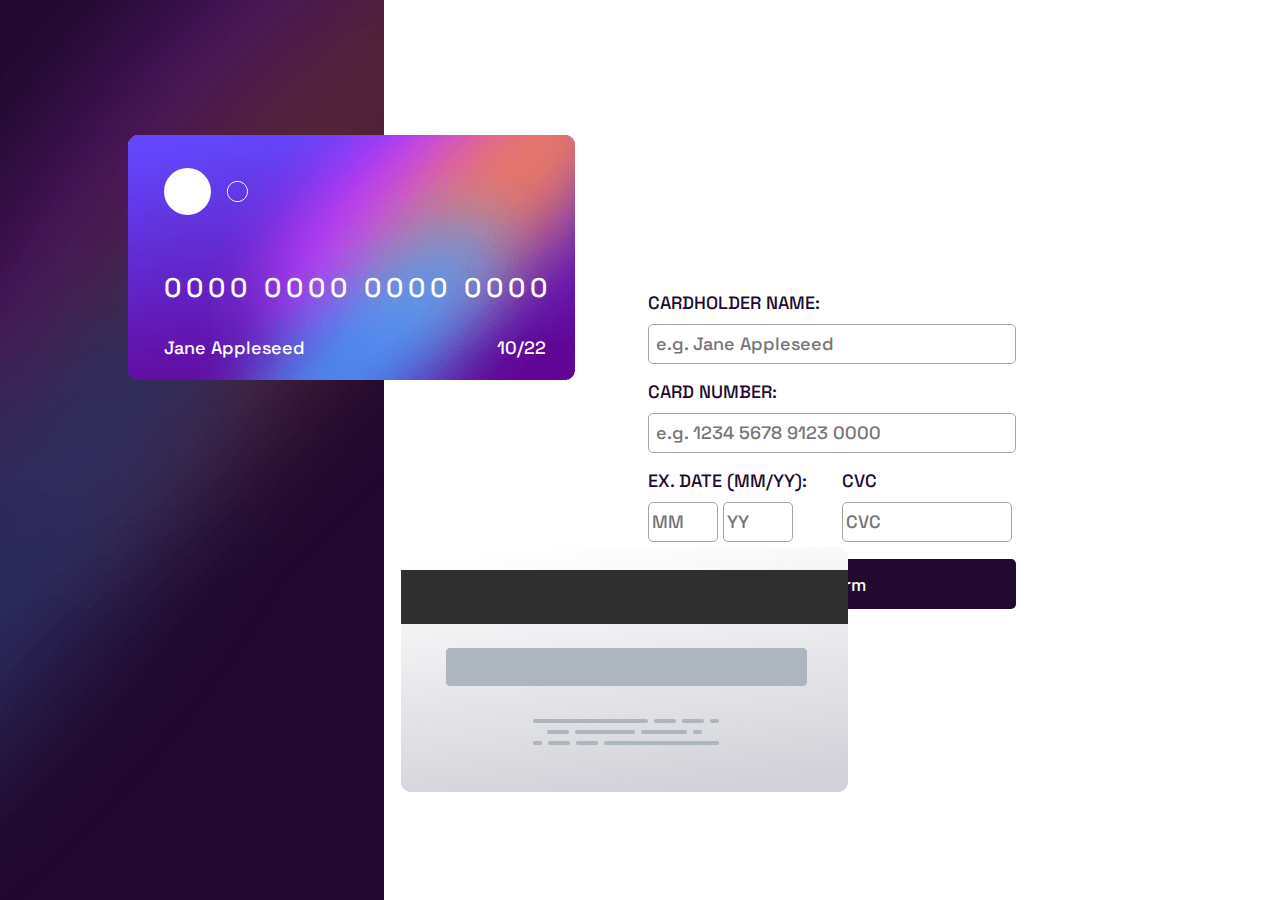
<file: Frontendmentor.io Projects/interactive-card-details-form-main/index.html>
<!DOCTYPE html>
<html lang="en">
<head>
  <meta charset="UTF-8">
  <meta name="viewport" content="width=device-width, initial-scale=1.0"> <!-- displays site properly based on user's device -->

  <link rel="icon" type="image/png" sizes="32x32" href="./images/favicon-32x32.png">
  
  <title>Frontend Mentor | Interactive card details form</title>
  <link rel="stylesheet" href="style.css">
  
</head>
<body>
  <div>
    <div class="container">

      <div class="left">

        <div class="card">
          <div class="uppercard">
            <img src="./images/card-logo.svg" alt="">
            <div class="cardnumber"> <span>0000 0000 0000 0000</span></div>
            <div class="nameanddate"><h1><span class="name">Jane Appleseed </span> <span class="date"><span id="month">10</span>/<span id="year">22</span> </span></h1></div>
          </div>
          <div class="lowercard">
              <img src="./images/bg-card-back.png" alt="">
            </div>
        </div>
      </div>
      <div class="right">
         <div class="card-details">
        <form id="">
          <div class="inputs">

            <label for="cardholder">CARDHOLDER NAME:</label>
            <input type="text" id="cardholder" name="cardholder" placeholder="e.g. Jane Appleseed" required><br><br>
          </div>
          <div class="inputs">

            <label for="cardnumber">CARD NUMBER:</label>
            <input type="text" id="cardnumber" name="cardnumber" placeholder="e.g. 1234 5678 9123 0000" pattern="[0-9]{13,16}" required><br><br>
          </div>
          
          <div class="datecvv">
            <div class="date inputs">
              <label>EX. DATE (MM/YY):</label>
              <div>

                <input type="text" id="expMonth" name="expMonth" placeholder="MM" pattern="[0-9]{2}" required maxlength="2" style="width: 70px;">
                <input type="text" id="expYear" name="expYear" placeholder="YY" pattern="[0-9]{2}" required maxlength="2" style="width: 70px;">
              </div>
            </div>
            <div class="cvv inputs">
              <label for="cvv">CVC</label>
              <input id="cvv" name="cvv" placeholder="CVC" pattern="[0-9]{3}" required maxlength="3"/>
            </div>
          </div><br><br>

          
          <button type="submit" id="confirmBtn" onclick="confirmDetails()">Confirm</button>
        </form>
      </div> 
      <div class="submitted">
        <div class="logo">
          <img src="./images/icon-complete.svg" alt="">
        </div>
        <div class="thankyou"><h1>Thank you!</h1></div>
        <div class="thankyoutext"> <p>We've added your card details</p></div>
        <button type="submit" onclick="continuefunc()">Continue</button>
      </div>
    </div>
    
    </div>
  </div>
  <script src="script.js"></script>
</body>
</html>
<!-- 0000 0000 0000 0000
Jane Appleseed
00/00

000

Cardholder Name
e.g. Jane Appleseed

Card Number
e.g. 1234 5678 9123 0000

Exp. Date (MM/YY)
MM
YY

CVC
e.g. 123

Confirm -->

<!-- Completed state start -->
<!-- 
Thank you!
We've added your card details
Continue
 -->
</file>
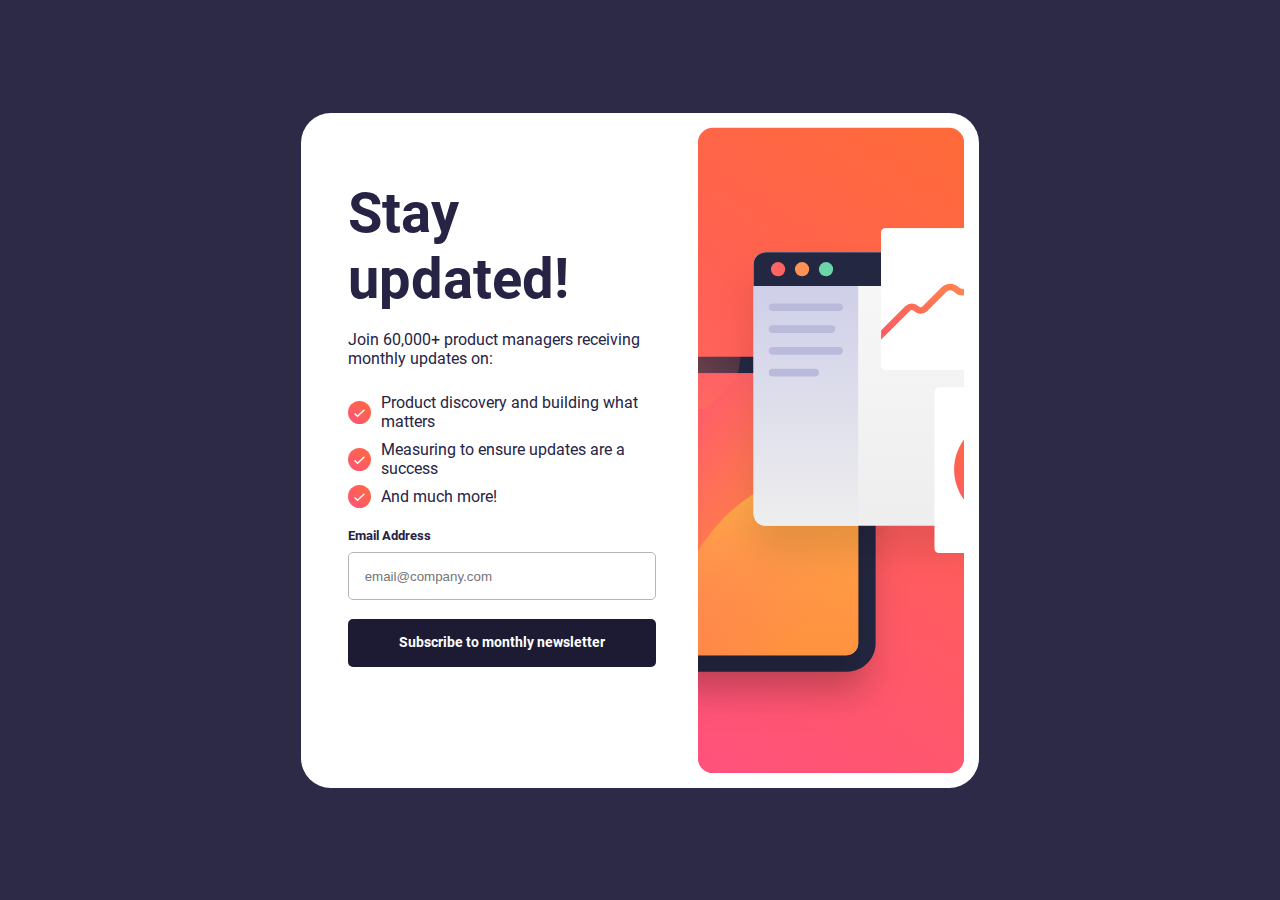
<file: Frontendmentor.io Projects/newsletter-sign-up-with-success-message-main/index.html>
<!DOCTYPE html>
<html lang="en">
<head>
  <meta charset="UTF-8">
  <meta name="viewport" content="width=device-width, initial-scale=1.0"> <!-- displays site properly based on user's device -->

  <link rel="icon" type="image/png" sizes="32x32" href="./assets/images/favicon-32x32.png">
  
  <title>Frontend Mentor | Newsletter sign-up form with success message</title>

 <link rel="stylesheet" href="style.css">
</head>
<body>

 
  
   <div class="container">
    <div class="sign-up-form">

      <div class="left">
        <div class="heading">
          <h1>Stay updated!</h1>
        </div>
        <p>
          Join 60,000+ product managers receiving monthly updates on:
        </p>
        <div class="description">
          <ul>
            <li>
              <img src="./assets/images/icon-success.svg" alt="svg image">
              <p>Product discovery and building what matters</p>
            </li>
            <li>
              <img src="./assets/images/icon-success.svg" alt="svg image">
              <p>Measuring to ensure updates are a success</p>
            </li>
            <li>
              <img src="./assets/images/icon-success.svg" alt="svg image">
              <p>And much more!</p>
            </li>
          </ul>
        </div>
        <div class="email-input">
          <label for="email">Email Address</label>
          <input type="email" id="email" class="valid" name="email" placeholder="email@company.com" required>
        </div>
        <button type="submit" onclick="validateEmail()">Subscribe to monthly newsletter</button>
      </div>
      
      <div class="right">
        <img src="./assets/images/illustration-sign-up-desktop.svg" alt="">
      </div>

    </div>
    <div class="signup-success ">
      <div class="main">
        <div class="content">

          <img src="./assets/images/icon-success.svg" alt="">
          <h1>Thanks for subcribing!</h1>
          <p>A confirmation email has been sent to <b>ash@loremcompany.com</b>. 
            Please open it and click the button inside to confirm your subscription.</p>
        </div>
          <button>Dismiss message</button>
      </div>
    </div>

  </div>
  <script src="script.js"></script>
</body>
</html>
</file>
<file: Frontendmentor.io Projects/interactive-card-details-form-main/style.css>
@import url('https://fonts.googleapis.com/css2?family=Poppins:wght@600&family=Roboto+Condensed:wght@200&family=Space+Grotesk&display=swap');
*{
    margin: 0;
    padding: 0;
    box-sizing: border-box;
    font-family: 'Space Grotesk', sans-serif;
    font-size: 18px;
    font-weight: 500;

    
}

html,body{
    width: 100%;
    height: 100%;
}
.container {
    display: flex;
    height: 100vh;
    width: 100vw;
}

.left{
    height: 100%;
    width: 30%;
    background:url('./images/bg-main-desktop.png')
}
.card{
    position:absolute;
    top: 15%;
    left: 10%;
    height: 73vh;
    width: 80vh;
}
.uppercard {
    width: 447px;
    height: 245px;
    background:url(./images/bg-card-front.png);
    object-fit: cover;
    padding-left: 5%;
}
.uppercard > img {
    position: absolute;
    top:  5%;
}
.cardnumber{
    height: 6vh;
    position: relative;
    top: 55%;
}
.cardnumber span{
   letter-spacing: 5px;
    font-size: 1.5em;
    color: white;

}
.nameanddate {
    position: relative;
    top: 60%;
    height: 5vh;
    width: 100%;

}
.nameanddate h1{
    color: white;
    height: 100%;
    width: 93%;
    display: flex;
}
.nameanddate h1 span:nth-child(1){
    width: 70%;

}
.nameanddate h1 span:nth-child(2){
    text-align: end;
    width: 30%;
}

.lowercard{
    width: 447px;
    height: 245px;
    position: absolute;
    bottom: 0;
    right: 0;
    object-fit: cover;
}
.right{
    height: 100%;
    width: 70%;
    display: flex;
    justify-content: center;
    align-items: center;
    color:  hsl(278, 68%, 11%);
}


.inputs {
    display: flex;
    flex-direction: column;
    width: 100%;
    height: 2%;
    gap:10px;
    margin-bottom: -40px;
}
.inputs input {
    width: 368px;
    height: 40px;
    border-radius: 5px;
    border: 1px solid rgb(164, 164, 164);
    padding: 0 2%;

}
.inputs input:focus{
    outline: none;
    border: 1px solid hsl(278, 94%, 30%);
}
.datecvv{
    display: flex;
    gap: 20px;
}

#cvv{
    width: 170px;
}
.right button{
    width: 368px;
    height: 50px;
    border-radius: 5px;
    border: none;
    color: white;
    background-color:hsl(278, 68%, 11%) ;
    margin-top: 3%;
    cursor: pointer;
}
.right button:hover{
    background-color: hsl(278, 94%, 30%);
}
.submitted{
    height:45vh;
    width: 24vw;
    display: none;
}
.logo{
    display: flex;
    justify-content: center;
    height: 10vh;
}
.thankyou {
    margin-top: 3%;
    display: flex;
    justify-content: center;
    align-items: center;
    height: 8vh;
}
.thankyou h1{
    text-transform: uppercase;
    font-size: 1.8em;
    letter-spacing: 3px;
}
.thankyoutext{
    height: 4vh;
    display: flex;
    justify-content: center;
    align-items: center;
    margin-bottom: 10%;
    color: hsl(279, 6%, 55%);
}
.submitted button{
    width: 100%;
    cursor: pointer;
}
.submitted button:hover{
    background-color: hsl(278, 94%, 30%);
}
@media screen and (min-width: 350px) and (max-width:450px) {
    .container{
        display: flex;
        flex-direction: column;
        width: 100vw;
        height: 100vh;
    }
    .left {
        position: absolute;
        height: 30%;
        width: 100%;

    }
   
    .lowercard {
        position: absolute;
        bottom: 32%;
        left: 4%;
        height: 28%;
        width: 45%;
        position: relative;
        object-fit: cover;
        z-index: 1;
        
    }
    .lowercard img {
        width: 100%;
        height: 100%;
    }
    .uppercard{
        position: relative;
        top: 11%;
        left: -3%;
        height: 28%;
        width: 45%;
        border-radius: 10px;
        padding-left: 20px;
        z-index: 2;
    }
    .uppercard > img {
        position: absolute;
        top:  4%;
        height:7%;
    }
    .cardnumber{
        height: 4vh;
        position: relative;
        top: 55%;
    }
    .cardnumber span{
       letter-spacing: 5px;
        font-size: .9rem;
        color: white;
    
    }
    .nameanddate {
        position: relative;
        top: 55%;
        height: 5vh;
        width: 100%;
    
    }
    .nameanddate h1{

        color: white;
        height: 100%;
        width: 93%;
        display: flex;
    }
    .nameanddate h1 span:nth-child(1){
        font-size: .8rem;

        width: 70%;
    
    }
    .nameanddate h1 span:nth-child(2){
        text-align: end;
        width: 30%;
    }
    #year{
        font-size: .8rem;
    }
    .right{
        width: 100%;
        height: 100%;
        position: relative;
        top: 8%;
    }
    .inputs {
        display: flex;
        flex-direction: column;
        width: 100%;
        height: 10%;
        gap:10px;
        margin-bottom: -40px;
        padding: 0% 1%;
    }
    .inputs input {
        width: 100%;
        height: 50px;
        border-radius: 5px;
        border: 1px solid rgb(164, 164, 164);
        padding: 0 2%;
    
    }
    .submitted{
        height:45vh;
        width: 80vw;
        display: none;
    }
    .logo{
        height: 9vh;
    }
    .submitted h1{
        font-size: 1.5em;
    }
   

}
</file>
<file: Frontendmentor.io Projects/newsletter-sign-up-with-success-message-main/style.css>
@font-face {
    font-family: 'robotoBold';
    src: url(./assets/fonts/Roboto-Bold.ttf);
 
}
@font-face {
    font-family: 'robotoRegular';
    src: url(./assets/fonts/Roboto-Regular.ttf);
}
*{
    margin: 0;
    padding: 0;
    box-sizing: border-box;
    
}
html,body{
    width: 100%;
    height: 100%;
    color: #262345;
}
.hidden {
    display: hidden;
}
.show {
    visibility: visible;
}
.container{
    height: 100vh;
    width: 100vw;
    background-color: #2d2a48;
    display: flex;
    justify-content: center;
    align-items: center;
}
.sign-up-form{
    height: 75%;
    width: 53%;
    background-color: white;
    border-radius: 30px;
    display: flex;
    align-items: center;
    overflow: hidden;
   
}
.left{
    height: 80%;
    width: 55%;
    margin:  0 4% 0 7%;
    /* border: 2px solid red; */
}
.left .heading h1 {
    font-family: 'robotoBold';
    font-size: 3.5em;
    margin-bottom: 3%;

}
.left p{
    text-align: left;
    font-family: 'robotoRegular';
    padding: 3% 0;
}
.left .description {
    margin: 5% 0 7% 0;
}
.left ul li {
    display: flex;
    align-items: center;
    list-style: none;
    margin: -3% 0;
}
.left ul li img {
    width: 23px;
    height: 23px;
    margin-right: 10px;
}
.left .email-input {
    display:  flex;
    flex-direction: column;
}
.left .email-input label{
    font-family: 'robotoBold';
    font-size: .8em;
}
.left .email-input input{
    margin:  3% 0;
    height: 3rem;
    padding-left: 5%;
    border: 1px solid rgb(181, 181, 181);
    border-radius: 5px;
}
.left .email-input input:focus {
    outline: none; /* Remove default focus outline */
    border: 2px solid #3498db; /* Add a custom border color for the glow effect */
    box-shadow: 0 0 5px #3498db; /* Add a box shadow for a subtle glow effect */
  }

  /* Style to highlight the input when it's invalid */
  .left .email-input  .invalid {
    border: 2px solid red;
    background-color: rgb(248, 217, 217);
    box-shadow: none; }
.left button{
    font-family: 'robotoBold';
    font-size: .9rem;
    height: 3rem;
    width: 100%;
    border-radius: 5px;
    background-color: #1d1b34;
    color: white;
    border: none;
    margin-top: 3%;
}
.left button:hover{
    cursor: pointer;
    background-color: #2f2b54;


}
.right{
    height: 100%;
    width: 53%;
}
.right img{
    padding: 5% 5%;
    border-radius: 30px;
    width: 100%;
    height: 100%;
    object-fit: cover;
    position: left;
}


 /* sign up success css */
 .signup-success{
    
    height: 100vh;
    width: 100vw;
    background-color: #2d2a48;
    display: none;
    justify-content: center;
    align-items: center;

 }
 .main{
    height: 53%;
    width: 25%;
    background-color: white;
    border-radius: 30px;
    padding: 2%;
 }
 .main img {
    width: 15%;
     height: 15%;
     margin-bottom: 6%;
 
 }
 .main h1 {
    font-size: 2.7em;
    font-family: 'robotoBold';
    line-height: 1;

 }
 .main p {
    font-family: 'robotoRegular';
    font-size: .8em;
    padding: 3% 0;
 }
 .main button {
    font-family: 'robotoBold';
    font-size: .9rem;
    height: 3rem;
    width: 100%;
    border-radius: 5px;
    background-color: #1d1b34;
    color: white;
    border: none;
    margin-top: 5%;
 }
 .main button:hover{
    cursor: pointer;
    background: linear-gradient(to right, #f857a6, #f7592d);
}

/* responsiveness */
@media screen and (max-width: 1000px) {

    .sign-up-form {
        flex-direction: column;
        max-width: 100vw;
      width: 100%;
      height: 100%;
      border-radius: 0%;

      overflow: auto;
    }
  
    .left{
        position: relative;
        top: 40%;
        width: 100%;
        padding: 10%;
        margin: 0 1%;
        z-index: 1;
    }
    .left .heading h1 {
        font-size: 2em;
    }
    .right {
        height: 30%;
        width: 100%;
        z-index: 0.9;
    }
    .right img{
        border-top-right-radius: 0px;
        border-top-left-radius: 0px;
        position: absolute;
        margin-top: 0;
        top:0%;
        display: block;
        margin: auto;
        width: 100%;
        height: 40%;
        padding: 0%;
    }
    .main{
        width: 100%;
        height: 100%;
        display: flex;
        flex-direction: column;
        justify-content: space-evenly;
        padding:  0 5%;
        border-radius: 0%;
    }

    .main img{
        width: 20%;
        height: 30%;
    }
    .main p{
        font-size: 1em;
    }
  
    .main button{
       
        margin-bottom: -200px;
    }
  

    }
    @media  screen and (min-width: 500px) and (max-width:600px) {
        .main button {
            height: 3em;
            width: 100%;
        }
    }
</file>
